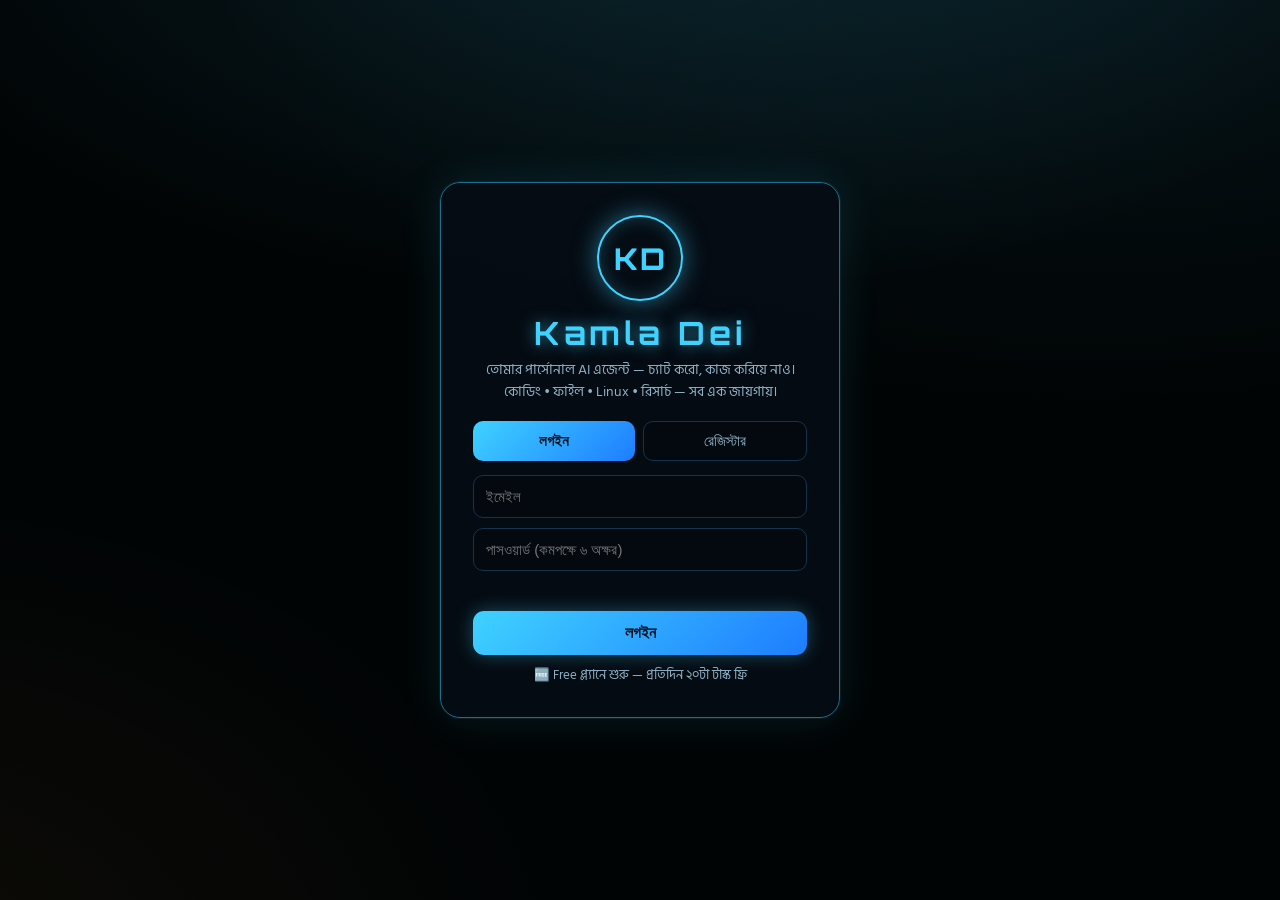
<file: web/index.html>
<!DOCTYPE html>
<html lang="bn">
<head>
<meta charset="utf-8">
<meta name="viewport" content="width=device-width, initial-scale=1">
<title>Kamla Dei — তোমার পার্সোনাল AI এজেন্ট</title>
<link rel="stylesheet" href="style.css">
</head>
<body>

<!-- ============ AUTH ============ -->
<div id="authScreen">
  <div class="authcard">
    <div class="logo-big"><span class="kd-ring">KD</span></div>
    <h1>Kamla Dei</h1>
    <p class="muted center">তোমার পার্সোনাল AI এজেন্ট — চ্যাট করো, কাজ করিয়ে নাও।<br>
      কোডিং • ফাইল • Linux • রিসার্চ — সব এক জায়গায়।</p>
    <div class="tabs">
      <button id="tabLogin" class="on" onclick="authTab('login')">লগইন</button>
      <button id="tabReg" onclick="authTab('register')">রেজিস্টার</button>
    </div>
    <input id="aName" placeholder="তোমার নাম" class="hidden">
    <input id="aEmail" placeholder="ইমেইল" type="email">
    <input id="aPw" placeholder="পাসওয়ার্ড (কমপক্ষে ৬ অক্ষর)" type="password">
    <div id="aErr" class="err"></div>
    <button class="btn grad big full" id="aGo" onclick="doAuth()">লগইন</button>
    <p class="muted center small">🆓 Free প্ল্যানে শুরু — প্রতিদিন ২০টা টাস্ক ফ্রি</p>
  </div>
</div>

<!-- ============ APP SHELL ============ -->
<div id="shell" class="hidden">
  <div id="pairbar" style="display:none;background:#083344;color:#a5f3fc;padding:10px 14px;font-size:14px;text-align:center"></div>
  <aside>
    <div class="logo">KAMLA DEI</div>
    <button class="btn grad full" onclick="newChat()">➕ নতুন চ্যাট</button>
    <div id="chatList"></div>
    <nav>
      <button class="navbtn active" data-nav="chat" onclick="showView('chat')">💬 চ্যাট</button>
      <button class="navbtn" data-nav="files" onclick="showView('files')">📁 Files</button>
      <button class="navbtn" data-nav="plan" onclick="showView('plan')">💎 প্ল্যান ও Key</button>
      <button class="navbtn hidden" id="adminNav" data-nav="admin" onclick="showView('admin')">👑 অ্যাডমিন</button>
    </nav>
    <div class="userchip"><span id="uName">—</span><span id="uPlan" class="planbadge">Free</span></div>
    <button class="navbtn" onclick="logout()">🚪 লগআউট</button>
  </aside>

  <main>
    <!-- CHAT -->
    <section id="view-chat" class="view">
      <div class="chathead">
        <div class="ctitle" id="chatTitle">নতুন চ্যাট</div>
        <div class="muted"><span id="brainBadge"></span> • <span id="quota"></span></div>
      </div>
      <div id="msgs"></div>
      <div id="typing" class="hidden">🧠 Kamla Dei কাজ করছে...</div>
      <div id="approval" class="hidden">
        <div class="txt" id="apprTxt"></div>
        <button class="yes" onclick="decide(true)">✅ হ্যাঁ, করো</button>
        <button class="no" onclick="decide(false)">❌ না</button>
      </div>
      <div class="chatbar">
        <button class="ibtn" id="micBtn" onclick="toggleMic()" title="ভয়েসে বলো">🎙️</button>
        <input id="inp" placeholder="Kamla Dei-কে বলো কী করতে হবে..." autocomplete="off">
        <button class="ibtn" id="langBtn" onclick="toggleLang()" title="মাইকের ভাষা">বাং</button>
        <button class="ibtn" id="ttsBtn" onclick="toggleTts()" title="উত্তর পড়ে শোনাও">🔇</button>
        <button class="ibtn send" onclick="sendMsg()">➤</button>
      </div>
    </section>

    <!-- FILES -->
    <section id="view-files" class="view hidden">
      <div class="chathead"><div class="ctitle">📁 তোমার Workspace</div>
        <label class="btn grad upbtn">⬆️ আপলোড<input type="file" id="upFile" class="hidden" onchange="uploadFile()"></label>
      </div>
      <p class="muted pad">এজেন্টের বানানো সব ফাইল এখানে — ডাউনলোড করে নাও। আপলোড করলে এজেন্ট সেটা নিয়ে কাজ করতে পারবে।</p>
      <div id="fileList"></div>
    </section>

    <!-- PLAN -->
    <section id="view-plan" class="view hidden">
      <div class="chathead"><div class="ctitle">💎 প্ল্যান ও Key</div></div>
      <div class="cards">
        <div class="card"><h3>তোমার প্ল্যান</h3><div class="bignum" id="dPlan">Free</div>
          <p class="muted" id="dExp">মেয়াদ: —</p></div>
        <div class="card"><h3>আজকের ব্যবহার</h3><div class="bignum" id="dUse">0/20</div>
          <p class="muted">এজেন্ট টাস্ক</p></div>
        <div class="card"><h3>🔑 Access Key বসাও</h3>
          <div class="row"><input id="keyInp" placeholder="KD-XXXX-XXXX-XXXX">
          <button class="btn grad" onclick="redeem()">Active</button></div>
          <div id="keyMsg"></div></div>
      </div>
      <div id="planCards" class="cards"></div>
      <p class="muted pad">আপগ্রেড: bKash/Nagad-এ পেমেন্ট করে Admin-এর কাছ থেকে key নাও → উপরে বসালেই active।</p>
    </section>

    <!-- ADMIN -->
    <section id="view-admin" class="view hidden">
      <div class="chathead"><div class="ctitle">👑 অ্যাডমিন প্যানেল</div></div>
      <div class="card wide">
        <h3>🔑 নতুন Key তৈরি</h3>
        <div class="row">
          <select id="kPlan"><option value="pro">Pro</option><option value="family">Family</option></select>
          <input id="kDays" type="number" value="30" min="1" style="max-width:110px">
          <input id="kCount" type="number" value="1" min="1" max="50" style="max-width:90px">
          <button class="btn grad" onclick="genKeys()">তৈরি করো</button>
        </div>
        <div id="newKeys" class="keysout"></div>
      </div>
      <div class="card wide"><h3>Key তালিকা</h3><div id="keyList" class="tbl"></div></div>
      <div class="card wide"><h3>ইউজার তালিকা</h3><div id="userList" class="tbl"></div></div>
    </section>
  </main>
</div>

<script src="app.js"></script>
<script>
// PC pairing: হোস্টেড UI থেকে আসা সংযোগ-অনুরোধ এই PC-র স্ক্রিনেই অনুমোদন
setInterval(async () => {
  const t = localStorage.getItem('kd_token'); if (!t) return;
  try {
    const r = await fetch('/api/bridge/pair/pending',
      {headers: {Authorization: 'Bearer ' + t}});
    if (!r.ok) return;
    const d = await r.json();
    const bar = document.getElementById('pairbar');
    if (!d.pending || !d.pending.length) { bar.style.display = 'none'; return; }
    const pr = d.pending[0];
    bar.style.display = 'block';
    bar.innerHTML = '🔗 Kamla Dei UI থেকে PC-সংযোগের অনুরোধ — কোড: <b>' +
      pr.code + '</b> &nbsp;<button id="pairOk">✓ Allow</button> ' +
      '<button id="pairNo">✕ Deny</button>';
    const send = async (ok) => {
      await fetch('/api/bridge/pair/approve', {method: 'POST',
        headers: {Authorization: 'Bearer ' + t,
                  'Content-Type': 'application/json'},
        body: JSON.stringify({pair_id: pr.pair_id, ok})});
      bar.style.display = 'none';
    };
    document.getElementById('pairOk').onclick = () => send(true);
    document.getElementById('pairNo').onclick = () => send(false);
  } catch (e) {}
}, 3000);
</script>
</body>
</html>
</file>
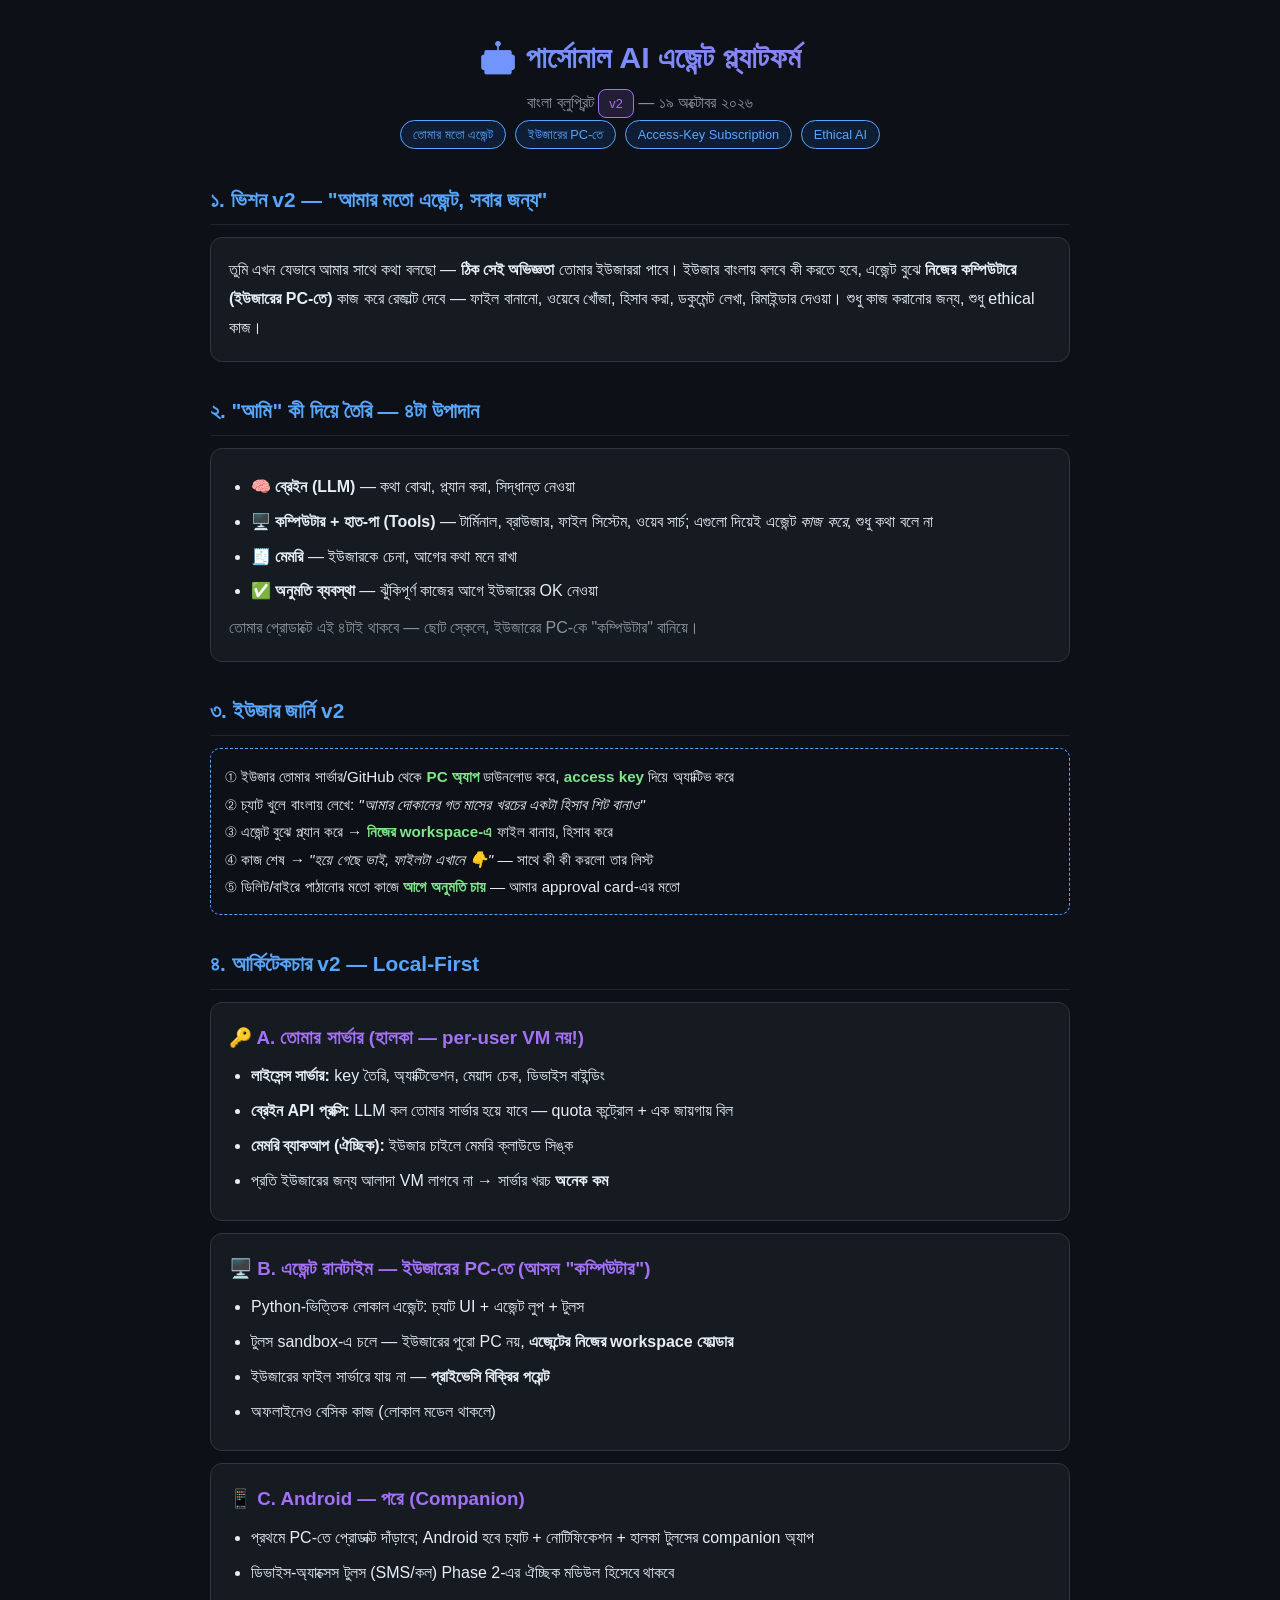
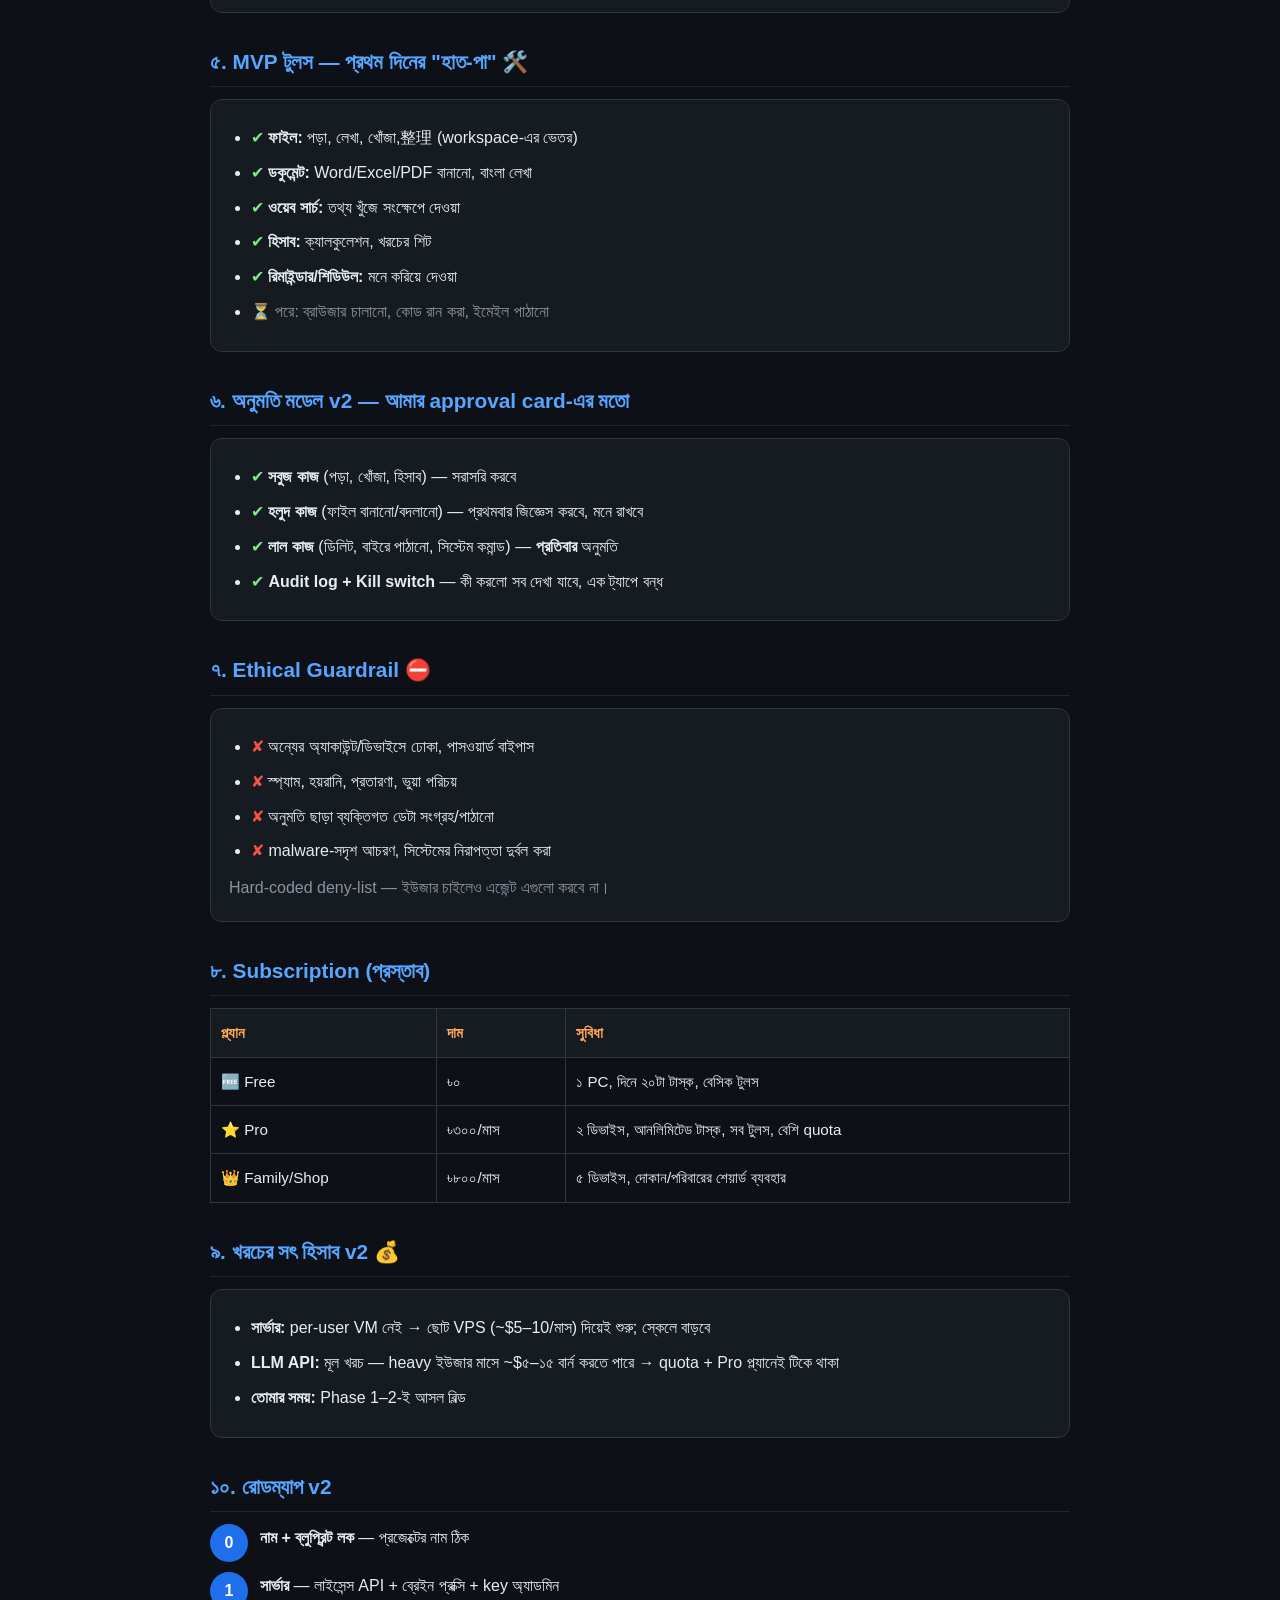
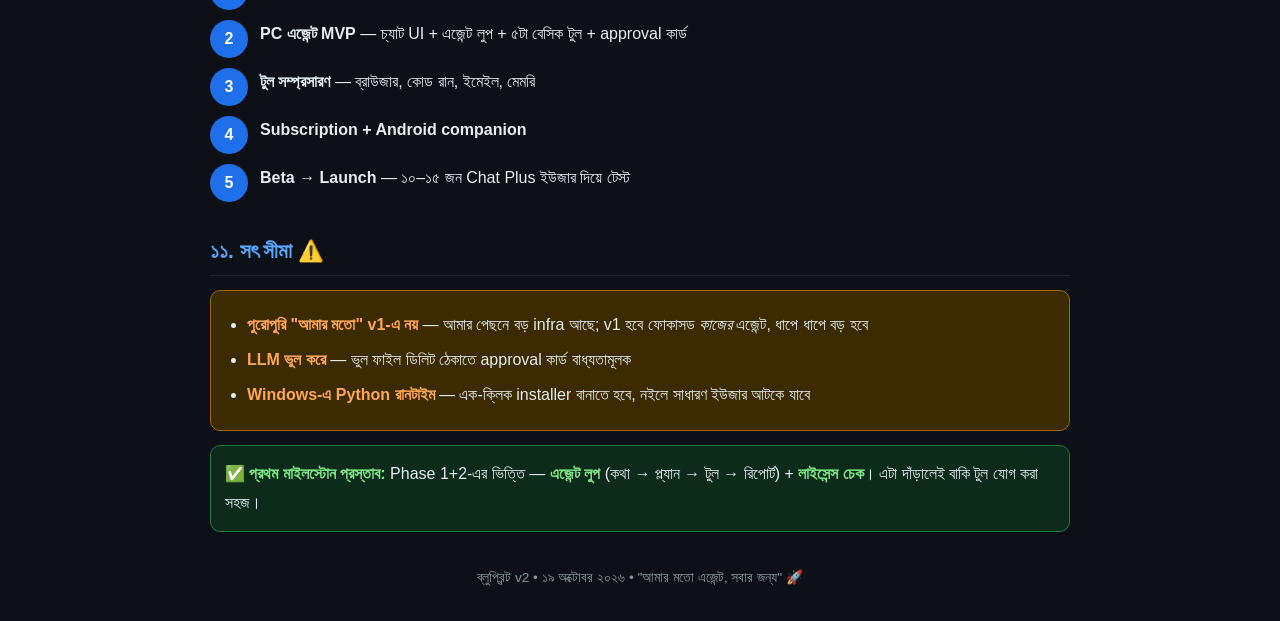
<file: docs/blueprint.html>
<!DOCTYPE html>
<html lang="bn">
<head>
<meta charset="UTF-8">
<meta name="viewport" content="width=device-width, initial-scale=1.0">
<title>পার্সোনাল AI এজেন্ট প্ল্যাটফর্ম — ব্লুপ্রিন্ট v2</title>
<style>
*{margin:0;padding:0;box-sizing:border-box}
body{font-family:'SolaimanLipi','Noto Sans Bengali',sans-serif;background:#0d1117;color:#e6edf3;line-height:1.8;padding:20px;max-width:900px;margin:auto}
h1{font-size:1.9rem;text-align:center;margin:10px 0 4px;background:linear-gradient(90deg,#58a6ff,#a371f7);-webkit-background-clip:text;background-clip:text;color:transparent}
.sub{text-align:center;color:#8b949e;margin-bottom:28px}
h2{color:#58a6ff;margin:30px 0 12px;font-size:1.3rem;border-bottom:1px solid #21262d;padding-bottom:6px}
.card{background:#161b22;border:1px solid #30363d;border-radius:12px;padding:18px;margin:12px 0}
.card h3{color:#a371f7;margin-bottom:8px}
ul{padding-left:22px}li{margin:6px 0}
.flow{background:#0d1117;border:1px dashed #58a6ff;border-radius:10px;padding:14px;font-size:.95rem;margin:10px 0}
.flow b{color:#7ee787}
table{width:100%;border-collapse:collapse;margin:12px 0;font-size:.95rem}
th,td{border:1px solid #30363d;padding:10px;text-align:left}
th{background:#161b22;color:#ffa657}
.deny{color:#f85149}.allow{color:#7ee787}
.phase{display:flex;gap:12px;margin:10px 0}
.num{background:#1f6feb;color:#fff;min-width:38px;height:38px;border-radius:50%;display:flex;align-items:center;justify-content:center;font-weight:bold}
.warn{background:#3d2b00;border:1px solid #9e6a03;border-radius:10px;padding:14px;margin:14px 0}
.warn b{color:#ffa657}
.ok{background:#0d2b1a;border:1px solid #1f7a3d;border-radius:10px;padding:14px;margin:14px 0}
.ok b{color:#7ee787}
.footer{text-align:center;color:#8b949e;margin:34px 0 10px;font-size:.85rem}
.tag{display:inline-block;background:#1f6feb22;border:1px solid #58a6ff;color:#58a6ff;border-radius:20px;padding:2px 12px;font-size:.8rem;margin:2px}
.ver{display:inline-block;background:#a371f722;border:1px solid #a371f7;color:#a371f7;border-radius:8px;padding:2px 10px;font-size:.8rem}
</style>
</head>
<body>

<h1>🤖 পার্সোনাল AI এজেন্ট প্ল্যাটফর্ম</h1>
<p class="sub">বাংলা ব্লুপ্রিন্ট <span class="ver">v2</span> — ১৯ অক্টোবর ২০২৬<br>
<span class="tag">তোমার মতো এজেন্ট</span> <span class="tag">ইউজারের PC-তে</span> <span class="tag">Access-Key Subscription</span> <span class="tag">Ethical AI</span></p>

<h2>১. ভিশন v2 — "আমার মতো এজেন্ট, সবার জন্য"</h2>
<div class="card">
তুমি এখন যেভাবে আমার সাথে কথা বলছো — <b>ঠিক সেই অভিজ্ঞতা</b> তোমার ইউজাররা পাবে। ইউজার বাংলায় বলবে কী করতে হবে, এজেন্ট বুঝে <b>নিজের কম্পিউটারে (ইউজারের PC-তে)</b> কাজ করে রেজাল্ট দেবে — ফাইল বানানো, ওয়েবে খোঁজা, হিসাব করা, ডকুমেন্ট লেখা, রিমাইন্ডার দেওয়া। শুধু কাজ করানোর জন্য, শুধু ethical কাজ।
</div>

<h2>২. "আমি" কী দিয়ে তৈরি — ৪টা উপাদান</h2>
<div class="card"><ul>
<li>🧠 <b>ব্রেইন (LLM)</b> — কথা বোঝা, প্ল্যান করা, সিদ্ধান্ত নেওয়া</li>
<li>🖥️ <b>কম্পিউটার + হাত-পা (Tools)</b> — টার্মিনাল, ব্রাউজার, ফাইল সিস্টেম, ওয়েব সার্চ; এগুলো দিয়েই এজেন্ট <i>কাজ করে</i>, শুধু কথা বলে না</li>
<li>🧾 <b>মেমরি</b> — ইউজারকে চেনা, আগের কথা মনে রাখা</li>
<li>✅ <b>অনুমতি ব্যবস্থা</b> — ঝুঁকিপূর্ণ কাজের আগে ইউজারের OK নেওয়া</li>
</ul>
<p style="color:#8b949e;margin-top:8px">তোমার প্রোডাক্টে এই ৪টাই থাকবে — ছোট স্কেলে, ইউজারের PC-কে "কম্পিউটার" বানিয়ে।</p></div>

<h2>৩. ইউজার জার্নি v2</h2>
<div class="flow">
① ইউজার তোমার সার্ভার/GitHub থেকে <b>PC অ্যাপ</b> ডাউনলোড করে, <b>access key</b> দিয়ে অ্যাক্টিভ করে<br>
② চ্যাট খুলে বাংলায় লেখে: <i>"আমার দোকানের গত মাসের খরচের একটা হিসাব শিট বানাও"</i><br>
③ এজেন্ট বুঝে প্ল্যান করে → <b>নিজের workspace-এ</b> ফাইল বানায়, হিসাব করে<br>
④ কাজ শেষ → <i>"হয়ে গেছে ভাই, ফাইলটা এখানে 👇"</i> — সাথে কী কী করলো তার লিস্ট<br>
⑤ ডিলিট/বাইরে পাঠানোর মতো কাজে <b>আগে অনুমতি চায়</b> — আমার approval card-এর মতো
</div>

<h2>৪. আর্কিটেকচার v2 — Local-First</h2>
<div class="card"><h3>🔑 A. তোমার সার্ভার (হালকা — per-user VM নয়!)</h3>
<ul>
<li><b>লাইসেন্স সার্ভার:</b> key তৈরি, অ্যাক্টিভেশন, মেয়াদ চেক, ডিভাইস বাইন্ডিং</li>
<li><b>ব্রেইন API প্রক্সি:</b> LLM কল তোমার সার্ভার হয়ে যাবে — quota কন্ট্রোল + এক জায়গায় বিল</li>
<li><b>মেমরি ব্যাকআপ (ঐচ্ছিক):</b> ইউজার চাইলে মেমরি ক্লাউডে সিঙ্ক</li>
<li>প্রতি ইউজারের জন্য আলাদা VM লাগবে না → সার্ভার খরচ <b>অনেক কম</b></li>
</ul></div>
<div class="card"><h3>🖥️ B. এজেন্ট রানটাইম — ইউজারের PC-তে (আসল "কম্পিউটার")</h3>
<ul>
<li>Python-ভিত্তিক লোকাল এজেন্ট: চ্যাট UI + এজেন্ট লুপ + টুলস</li>
<li>টুলস sandbox-এ চলে — ইউজারের পুরো PC নয়, <b>এজেন্টের নিজের workspace ফোল্ডার</b></li>
<li>ইউজারের ফাইল সার্ভারে যায় না — <b>প্রাইভেসি বিক্রির পয়েন্ট</b></li>
<li>অফলাইনেও বেসিক কাজ (লোকাল মডেল থাকলে)</li>
</ul></div>
<div class="card"><h3>📱 C. Android — পরে (Companion)</h3>
<ul>
<li>প্রথমে PC-তে প্রোডাক্ট দাঁড়াবে; Android হবে চ্যাট + নোটিফিকেশন + হালকা টুলসের companion অ্যাপ</li>
<li>ডিভাইস-অ্যাক্সেস টুলস (SMS/কল) Phase 2-এর ঐচ্ছিক মডিউল হিসেবে থাকবে</li>
</ul></div>

<h2>৫. MVP টুলস — প্রথম দিনের "হাত-পা" 🛠️</h2>
<div class="card"><ul>
<li><span class="allow">✔</span> <b>ফাইল:</b> পড়া, লেখা, খোঁজা,整理 (workspace-এর ভেতর)</li>
<li><span class="allow">✔</span> <b>ডকুমেন্ট:</b> Word/Excel/PDF বানানো, বাংলা লেখা</li>
<li><span class="allow">✔</span> <b>ওয়েব সার্চ:</b> তথ্য খুঁজে সংক্ষেপে দেওয়া</li>
<li><span class="allow">✔</span> <b>হিসাব:</b> ক্যালকুলেশন, খরচের শিট</li>
<li><span class="allow">✔</span> <b>রিমাইন্ডার/শিডিউল:</b> মনে করিয়ে দেওয়া</li>
<li><span style="color:#8b949e">⏳ পরে:</span> <span style="color:#8b949e">ব্রাউজার চালানো, কোড রান করা, ইমেইল পাঠানো</span></li>
</ul></div>

<h2>৬. অনুমতি মডেল v2 — আমার approval card-এর মতো</h2>
<div class="card"><ul>
<li><span class="allow">✔</span> <b>সবুজ কাজ</b> (পড়া, খোঁজা, হিসাব) — সরাসরি করবে</li>
<li><span class="allow">✔</span> <b>হলুদ কাজ</b> (ফাইল বানানো/বদলানো) — প্রথমবার জিজ্ঞেস করবে, মনে রাখবে</li>
<li><span class="allow">✔</span> <b>লাল কাজ</b> (ডিলিট, বাইরে পাঠানো, সিস্টেম কমান্ড) — <b>প্রতিবার</b> অনুমতি</li>
<li><span class="allow">✔</span> <b>Audit log + Kill switch</b> — কী করলো সব দেখা যাবে, এক ট্যাপে বন্ধ</li>
</ul></div>

<h2>৭. Ethical Guardrail ⛔</h2>
<div class="card"><ul>
<li><span class="deny">✘</span> অন্যের অ্যাকাউন্ট/ডিভাইসে ঢোকা, পাসওয়ার্ড বাইপাস</li>
<li><span class="deny">✘</span> স্প্যাম, হয়রানি, প্রতারণা, ভুয়া পরিচয়</li>
<li><span class="deny">✘</span> অনুমতি ছাড়া ব্যক্তিগত ডেটা সংগ্রহ/পাঠানো</li>
<li><span class="deny">✘</span> malware-সদৃশ আচরণ, সিস্টেমের নিরাপত্তা দুর্বল করা</li>
</ul>
<p style="margin-top:8px;color:#8b949e">Hard-coded deny-list — ইউজার চাইলেও এজেন্ট এগুলো করবে না।</p></div>

<h2>৮. Subscription (প্রস্তাব)</h2>
<table>
<tr><th>প্ল্যান</th><th>দাম</th><th>সুবিধা</th></tr>
<tr><td>🆓 Free</td><td>৳০</td><td>১ PC, দিনে ২০টা টাস্ক, বেসিক টুলস</td></tr>
<tr><td>⭐ Pro</td><td>৳৩০০/মাস</td><td>২ ডিভাইস, আনলিমিটেড টাস্ক, সব টুলস, বেশি quota</td></tr>
<tr><td>👑 Family/Shop</td><td>৳৮০০/মাস</td><td>৫ ডিভাইস, দোকান/পরিবারের শেয়ার্ড ব্যবহার</td></tr>
</table>

<h2>৯. খরচের সৎ হিসাব v2 💰</h2>
<div class="card"><ul>
<li><b>সার্ভার:</b> per-user VM নেই → ছোট VPS (~$5–10/মাস) দিয়েই শুরু; স্কেলে বাড়বে</li>
<li><b>LLM API:</b> মূল খরচ — heavy ইউজার মাসে ~$৫–১৫ বার্ন করতে পারে → quota + Pro প্ল্যানেই টিকে থাকা</li>
<li><b>তোমার সময়:</b> Phase 1–2-ই আসল বিল্ড</li>
</ul></div>

<h2>১০. রোডম্যাপ v2</h2>
<div class="phase"><div class="num">0</div><div><b>নাম + ব্লুপ্রিন্ট লক</b> — প্রজেক্টের নাম ঠিক</div></div>
<div class="phase"><div class="num">1</div><div><b>সার্ভার</b> — লাইসেন্স API + ব্রেইন প্রক্সি + key অ্যাডমিন</div></div>
<div class="phase"><div class="num">2</div><div><b>PC এজেন্ট MVP</b> — চ্যাট UI + এজেন্ট লুপ + ৫টা বেসিক টুল + approval কার্ড</div></div>
<div class="phase"><div class="num">3</div><div><b>টুল সম্প্রসারণ</b> — ব্রাউজার, কোড রান, ইমেইল, মেমরি</div></div>
<div class="phase"><div class="num">4</div><div><b>Subscription + Android companion</b></div></div>
<div class="phase"><div class="num">5</div><div><b>Beta → Launch</b> — ১০–১৫ জন Chat Plus ইউজার দিয়ে টেস্ট</div></div>

<h2>১১. সৎ সীমা ⚠️</h2>
<div class="warn"><ul>
<li><b>পুরোপুরি "আমার মতো" v1-এ নয়</b> — আমার পেছনে বড় infra আছে; v1 হবে ফোকাসড <i>কাজের</i> এজেন্ট, ধাপে ধাপে বড় হবে</li>
<li><b>LLM ভুল করে</b> — ভুল ফাইল ডিলিট ঠেকাতে approval কার্ড বাধ্যতামূলক</li>
<li><b>Windows-এ Python রানটাইম</b> — এক-ক্লিক installer বানাতে হবে, নইলে সাধারণ ইউজার আটকে যাবে</li>
</ul></div>

<div class="ok"><b>✅ প্রথম মাইলস্টোন প্রস্তাব:</b> Phase 1+2-এর ভিত্তি — <b>এজেন্ট লুপ</b> (কথা → প্ল্যান → টুল → রিপোর্ট) + <b>লাইসেন্স চেক</b>। এটা দাঁড়ালেই বাকি টুল যোগ করা সহজ।</div>

<p class="footer">ব্লুপ্রিন্ট v2 • ১৯ অক্টোবর ২০২৬ • "আমার মতো এজেন্ট, সবার জন্য" 🚀</p>
</body>
</html>
</file>
<file: web/style.css>
/* Kamla Dei — HUD skin (v1.3.0): void black, energy cyan, arc orange.
   Same layout/classes as before — only the look changed. */
@import url('https://fonts.googleapis.com/css2?family=Orbitron:wght@600;800&family=Hind+Siliguri:wght@400;600;700&display=swap');
* { box-sizing: border-box; margin: 0; padding: 0; }
:root { --bg:#010405; --panel:#060d14; --panel2:#0a1420; --line:#17334a;
        --cyan:#3fd2ff; --cyan-dim:#1b6f8f; --orange:#ff9a2e;
        --txt:#e6f4fb; --muted:#8fb0c4;
        --grad:linear-gradient(135deg,#3fd2ff,#1e7dff); }
body { background:
         radial-gradient(900px 500px at 85% -10%, rgba(63,210,255,.08), transparent),
         radial-gradient(700px 500px at -10% 110%, rgba(255,154,46,.05), transparent),
         var(--bg);
       color: var(--txt); font-family: 'Hind Siliguri', 'Segoe UI', system-ui, sans-serif; }
.hidden { display: none !important; }
.btn { border: none; cursor: pointer; border-radius: 11px; padding: 10px 18px; font-size: 15px; color: var(--txt); }
.btn.grad { background: var(--grad); color: #02131f; font-weight: 700;
  box-shadow: 0 0 18px rgba(63,210,255,.35); }
.btn.grad:hover { box-shadow: 0 0 26px rgba(63,210,255,.55); }
.btn.ghost { background: #0a1a29; border: 1px solid var(--cyan-dim); }
.btn.big { padding: 13px 22px; font-size: 16px; }
.btn.full { width: 100%; }
.muted { color: var(--muted); font-size: 13.5px; }
.center { text-align: center; }
.small { font-size: 12.5px; margin-top: 10px; }
.err { color: #f87171; font-size: 13px; min-height: 18px; margin: 6px 0; }
.pad { padding: 4px 2px 12px; }

/* auth */
#authScreen { min-height: 100vh; display: flex; align-items: center; justify-content: center; padding: 20px;
  background: radial-gradient(800px 400px at 50% -100px, rgba(63,210,255,.12), transparent); }
.authcard { background: rgba(6,13,20,.92); border: 1px solid var(--cyan-dim); border-radius: 20px;
  padding: 32px; width: min(400px, 94vw);
  box-shadow: 0 0 0 1px rgba(63,210,255,.08), 0 0 44px rgba(63,210,255,.12); }
.logo-big { text-align: center; }
.kd-ring { display: inline-flex; align-items: center; justify-content: center;
  width: 86px; height: 86px; border-radius: 50%;
  border: 2px solid var(--cyan); color: var(--cyan);
  font-family: 'Orbitron', monospace; font-size: 30px; font-weight: 800; letter-spacing: 2px;
  box-shadow: 0 0 24px rgba(63,210,255,.5), inset 0 0 18px rgba(63,210,255,.25);
  animation: kdpulse 2.6s ease-in-out infinite; }
@keyframes kdpulse { 50% { box-shadow: 0 0 38px rgba(63,210,255,.8), inset 0 0 24px rgba(63,210,255,.4); } }
.authcard h1 { text-align: center; margin: 12px 0 6px; font-family: 'Orbitron', sans-serif;
  letter-spacing: 4px; color: var(--cyan); text-shadow: 0 0 16px rgba(63,210,255,.6); }
.authcard .tabs { display: flex; gap: 8px; margin: 18px 0 14px; }
.tabs button { flex: 1; padding: 10px; border-radius: 10px; border: 1px solid var(--line);
  background: #04090f; color: var(--muted); cursor: pointer; font-size: 15px; }
.tabs button.on { background: var(--grad); color: #02131f; border: none; font-weight: 700; }
.authcard input { width: 100%; padding: 12px; border-radius: 10px; border: 1px solid var(--line);
  background: #04090f; color: #fff; font-size: 15px; margin-bottom: 10px; outline: none; }
.authcard input:focus { border-color: var(--cyan); box-shadow: 0 0 12px rgba(63,210,255,.3); }

/* shell */
#shell { display: flex; height: 100vh; }
aside { width: 264px; background: rgba(4,10,16,.96); border-right: 1px solid var(--line);
  padding: 16px 12px; display: flex; flex-direction: column; gap: 10px; flex-shrink: 0; }
.logo { font-family: 'Orbitron', sans-serif; font-size: 17px; font-weight: 800;
  letter-spacing: 2px; padding: 4px 6px; color: var(--cyan);
  text-shadow: 0 0 12px rgba(63,210,255,.55); }
#chatList { flex: 1; overflow-y: auto; display: flex; flex-direction: column; gap: 4px; min-height: 60px; }
.chatitem { padding: 10px 12px; border-radius: 10px; cursor: pointer; font-size: 14px;
  color: var(--muted); white-space: nowrap; overflow: hidden; text-overflow: ellipsis;
  border: 1px solid transparent; }
.chatitem:hover { background: #0a1a29; color: var(--txt); }
.chatitem.on { background: #0a2237; color: #fff; border-color: var(--cyan-dim); }
aside nav { display: flex; flex-direction: column; gap: 4px; }
.navbtn { text-align: left; background: none; border: none; color: var(--muted); padding: 10px 12px;
  border-radius: 10px; font-size: 14.5px; cursor: pointer; }
.navbtn:hover { background: #0a1a29; color: var(--txt); }
.navbtn.active { background: #0a2237; color: var(--cyan); }
.userchip { display: flex; align-items: center; gap: 8px; background: #04090f; border: 1px solid var(--line);
  border-radius: 11px; padding: 9px 12px; font-size: 14px; }
.planbadge { margin-left: auto; background: linear-gradient(135deg,#ff9a2e,#ff6a00); color: #1d0e00;
  font-size: 11.5px; padding: 3px 9px; border-radius: 999px; font-weight: 700;
  box-shadow: 0 0 12px rgba(255,154,46,.4); }

main { flex: 1; display: flex; flex-direction: column; min-width: 0; }
.view { flex: 1; overflow-y: auto; padding: 20px; display: flex; flex-direction: column; }
.chathead { display: flex; justify-content: space-between; align-items: center;
  padding-bottom: 12px; border-bottom: 1px solid var(--line); margin-bottom: 6px; }
.ctitle { font-size: 17px; font-weight: 700; color: var(--cyan); }
#msgs { flex: 1; overflow-y: auto; padding: 14px 2px; display: flex; flex-direction: column; gap: 10px; }
.msg { max-width: 78%; padding: 11px 15px; border-radius: 16px; line-height: 1.55;
  white-space: pre-wrap; word-break: break-word; font-size: 15px; }
.msg.user { align-self: flex-end; background: linear-gradient(135deg,#0e5a78,#0a3a56);
  border: 1px solid var(--cyan-dim); border-bottom-right-radius: 4px; }
.msg.agent { align-self: flex-start; background: var(--panel2); border: 1px solid var(--line);
  border-bottom-left-radius: 4px; }
.msg.tool { align-self: flex-start; background: #04101c; color: #7fd8ff; border: 1px dashed var(--cyan-dim);
  font-size: 12.5px; max-width: 88%; border-radius: 10px; padding: 7px 11px; }
.msg.system { align-self: center; color: var(--orange); font-size: 13px; }
#typing { color: var(--cyan); font-size: 13px; padding: 4px 2px; animation: pulse 1.2s infinite; }
#approval { margin: 8px 0; padding: 14px; border-radius: 14px; background: #1d1206; border: 1px solid var(--orange);
  box-shadow: 0 0 22px rgba(255,154,46,.25); }
#approval .txt { white-space: pre-wrap; font-size: 14px; margin-bottom: 10px; }
#approval button { padding: 9px 20px; border: none; border-radius: 10px; cursor: pointer;
  font-size: 15px; margin-right: 8px; }
.yes { background: #22c55e; color: #04150a; font-weight: 700; }
.no { background: #ef4444; color: #fff; font-weight: 700; }
.chatbar { display: flex; gap: 8px; padding-top: 12px; border-top: 1px solid var(--line); }
#inp { flex: 1; background: #060f18; border: 1px solid var(--line); color: var(--txt);
  border-radius: 12px; padding: 13px 15px; font-size: 15px; outline: none; }
#inp:focus { border-color: var(--cyan); box-shadow: 0 0 12px rgba(63,210,255,.25); }
.ibtn { background: #0a1a29; border: 1px solid var(--line); color: #fff; border-radius: 12px;
  min-width: 46px; font-size: 18px; cursor: pointer; padding: 0 10px; }
.ibtn.on { background: #0e5a78; border-color: var(--cyan); }
.ibtn.rec { background: #dc2626; animation: pulse 1s infinite; }
.ibtn.send { background: var(--grad); color: #02131f; font-weight: 700;
  box-shadow: 0 0 16px rgba(63,210,255,.35); }
@keyframes pulse { 50% { opacity: .55; } }

.cards { display: grid; grid-template-columns: repeat(auto-fit, minmax(230px, 1fr)); gap: 14px; padding: 12px 0; }
.card { background: var(--panel2); border: 1px solid var(--line); border-radius: 16px; padding: 20px; }
.card h3 { margin-bottom: 8px; color: var(--cyan); }
.card p { color: var(--muted); font-size: 14px; line-height: 1.55; }
.card .price { font-size: 28px; font-weight: 800; margin: 8px 0; font-family: 'Orbitron', sans-serif; }
.card ul { color: var(--muted); font-size: 14px; line-height: 1.9; list-style: none; margin-bottom: 12px; }
.card.wide { width: 100%; margin-bottom: 14px; }
.bignum { font-size: 30px; font-weight: 800; margin: 6px 0; font-family: 'Orbitron', sans-serif; color: var(--cyan); }
.row { display: flex; gap: 8px; margin-top: 10px; flex-wrap: wrap; }
.row input, .row select { flex: 1; min-width: 130px; padding: 11px; border-radius: 10px;
  border: 1px solid var(--line); background: #04090f; color: #fff; font-size: 15px; }
.keysout { margin-top: 12px; font-family: monospace; color: #86efac; line-height: 1.8; white-space: pre-wrap; }
.tbl { font-size: 13.5px; overflow-x: auto; }
.tbl table { width: 100%; border-collapse: collapse; }
.tbl th, .tbl td { border-bottom: 1px solid var(--line); padding: 7px 8px; text-align: left; }
.tbl th { color: var(--muted); }
#fileList { display: flex; flex-direction: column; gap: 8px; padding-top: 8px; }
.frow { display: flex; align-items: center; gap: 10px; background: var(--panel2);
  border: 1px solid var(--line); border-radius: 11px; padding: 11px 14px; font-size: 14.5px; }
.frow .sz { margin-left: auto; color: var(--muted); font-size: 12.5px; }
.upbtn { position: relative; overflow: hidden; }
.upbtn input { position: absolute; inset: 0; opacity: 0; cursor: pointer; }

@media (max-width: 720px) {
  aside { width: 68px; padding: 12px 6px; }
  .logo { font-size: 11px; letter-spacing: 1px; } #chatList { display: none; }
  .userchip span:first-child { display: none; }
  .navbtn { font-size: 12px; padding: 10px 5px; }
  aside .btn.full { font-size: 12px; padding: 8px 4px; }
}
</file>
